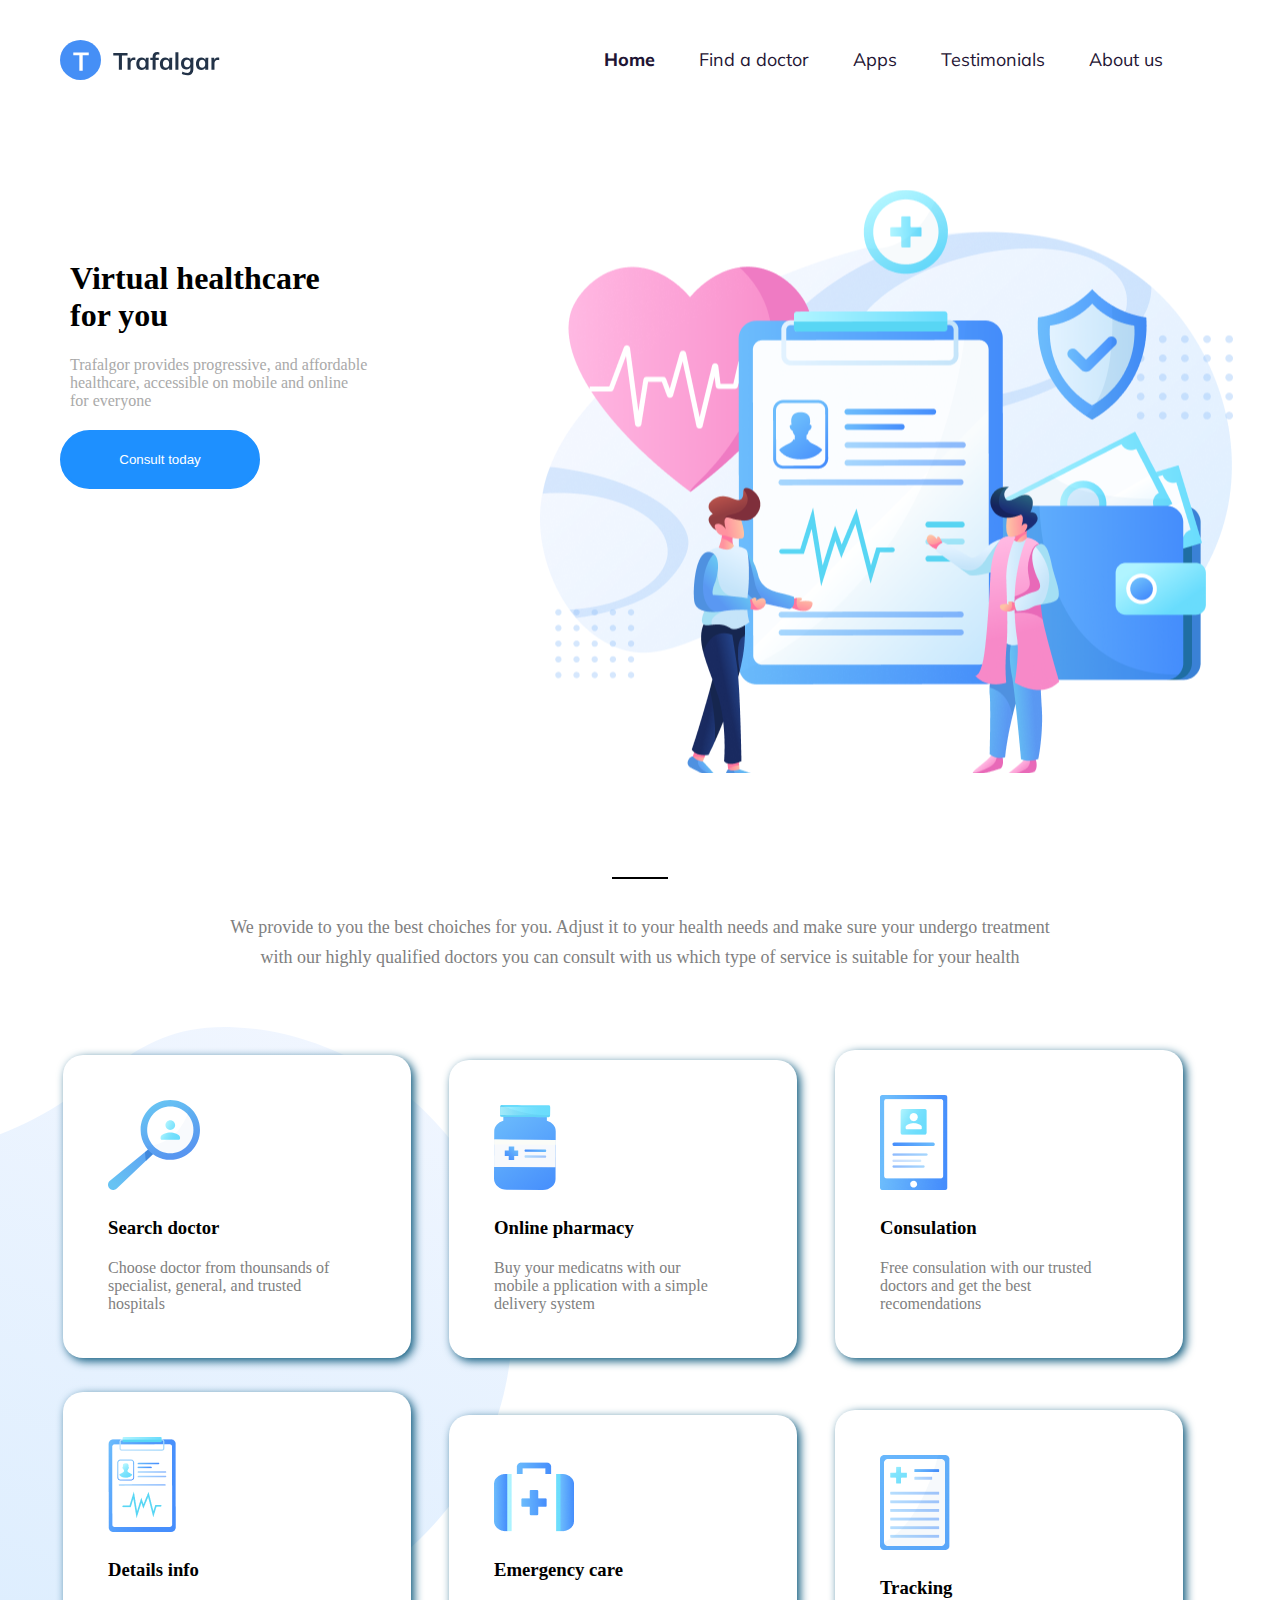
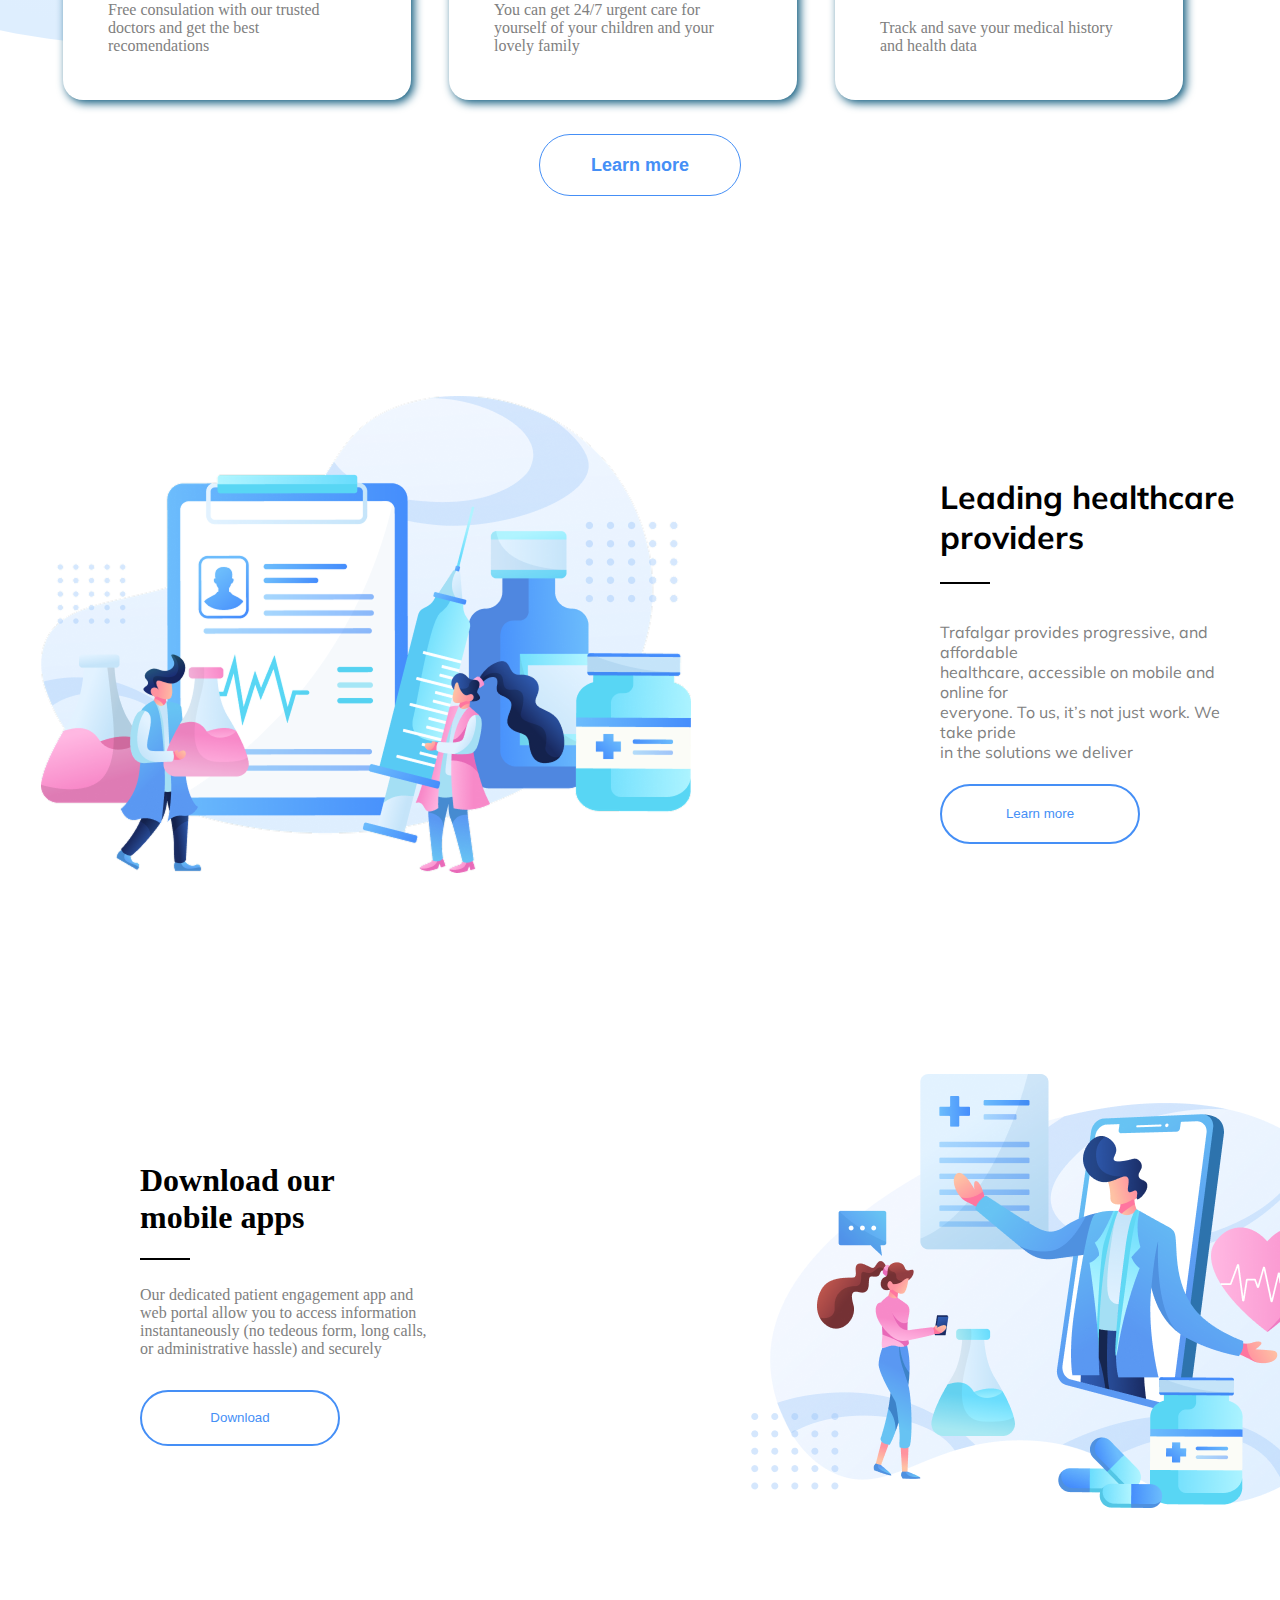
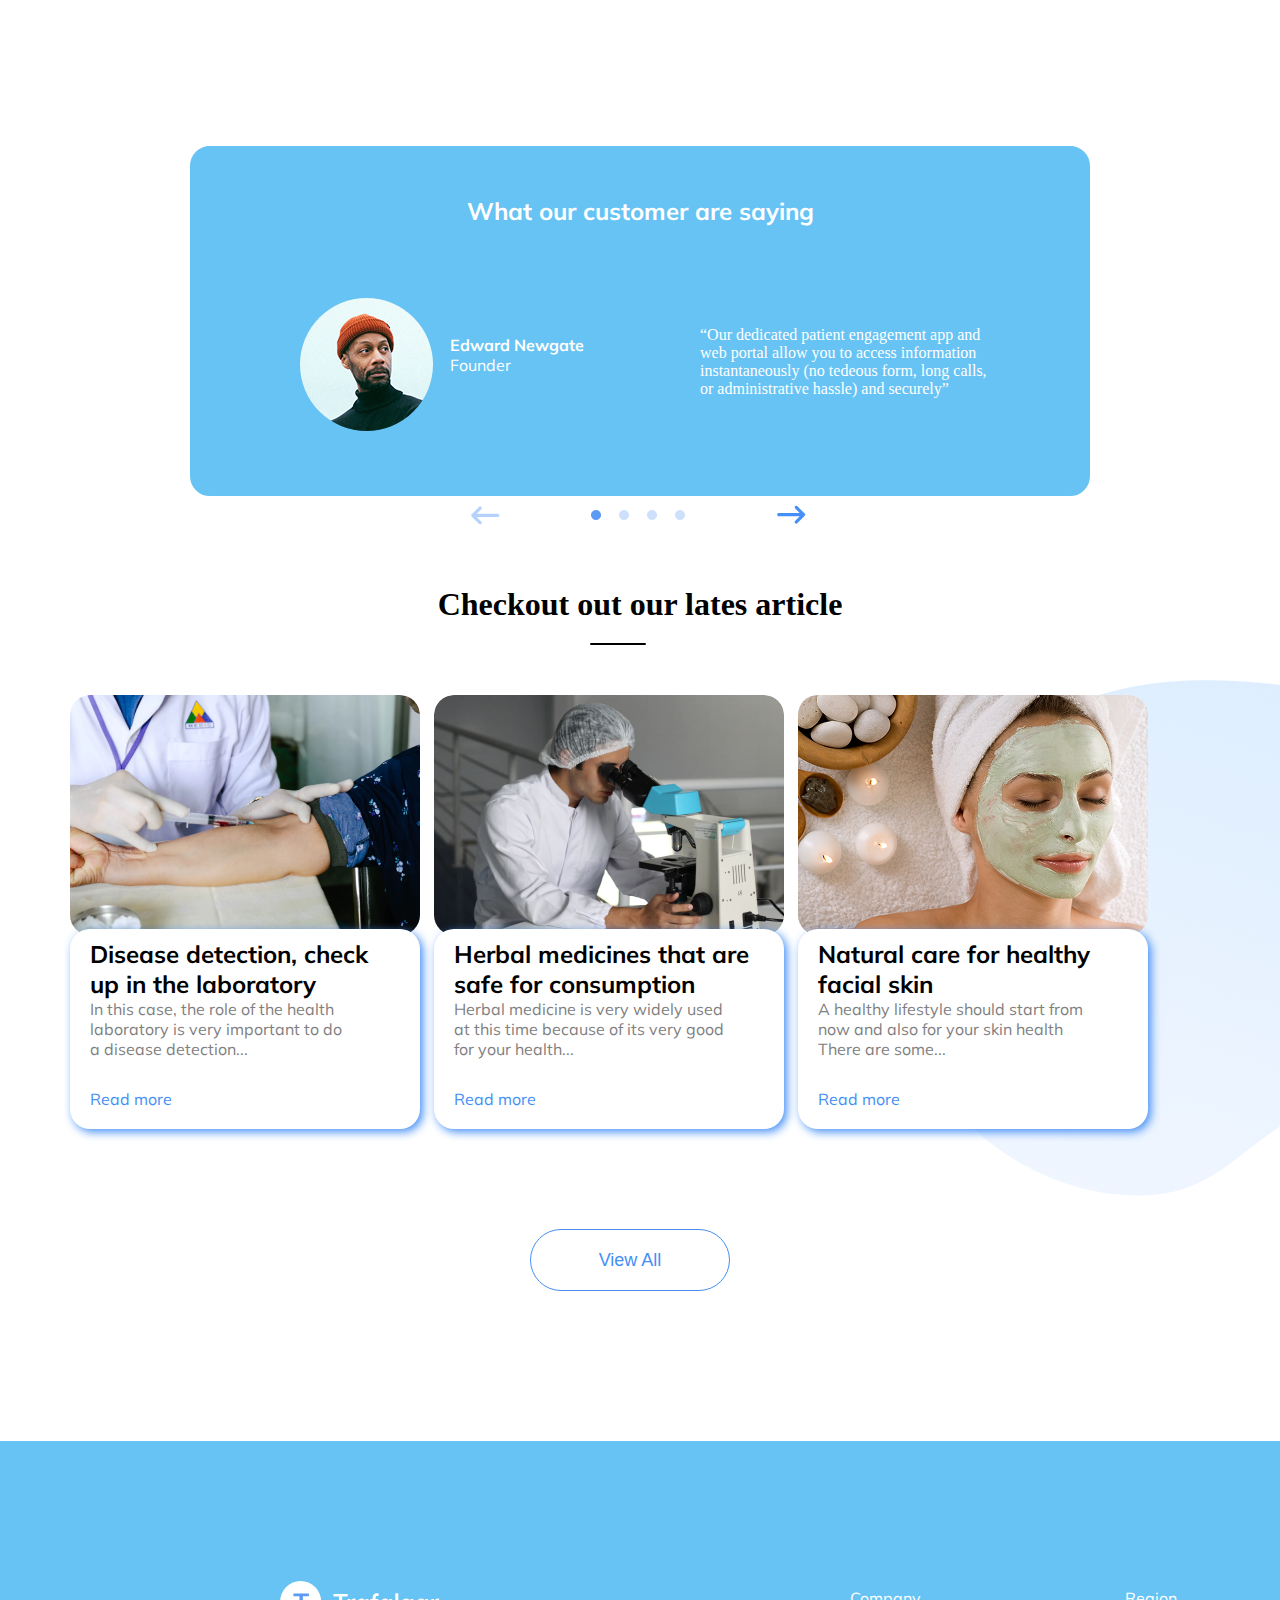
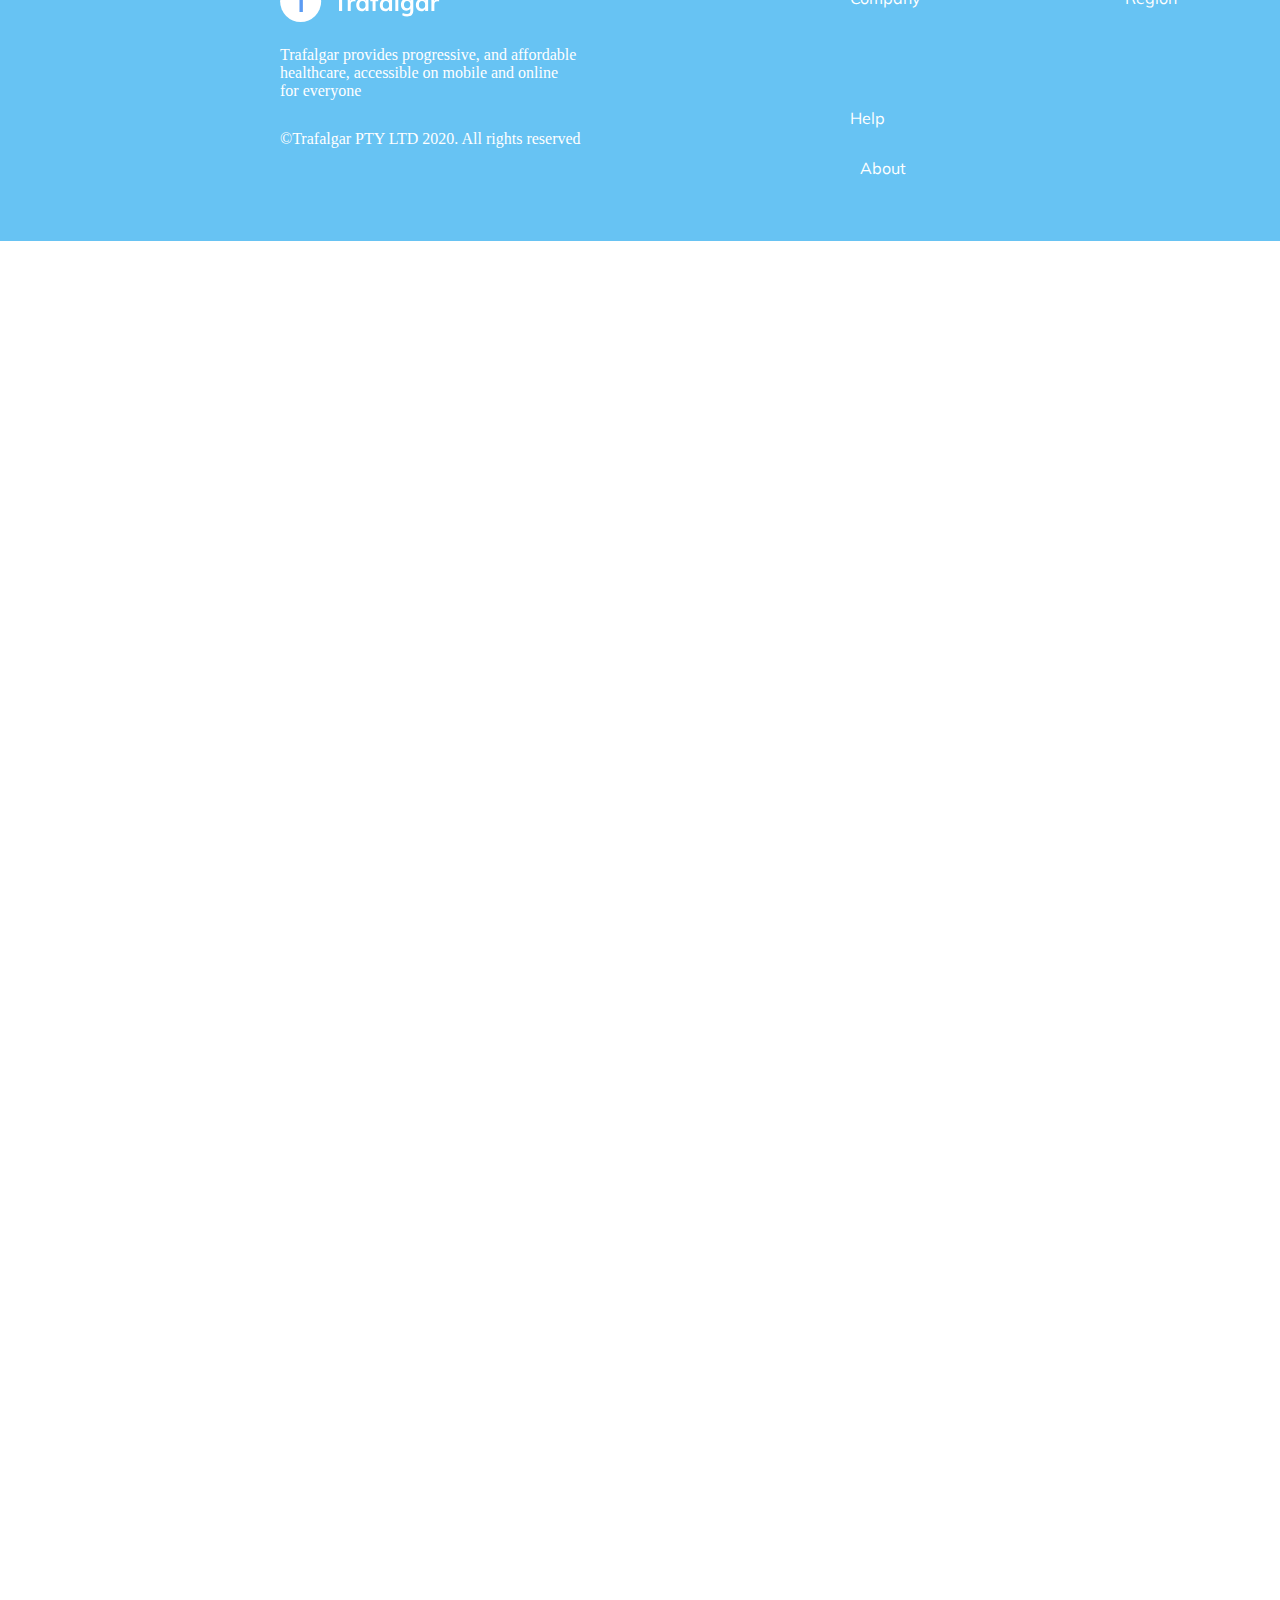
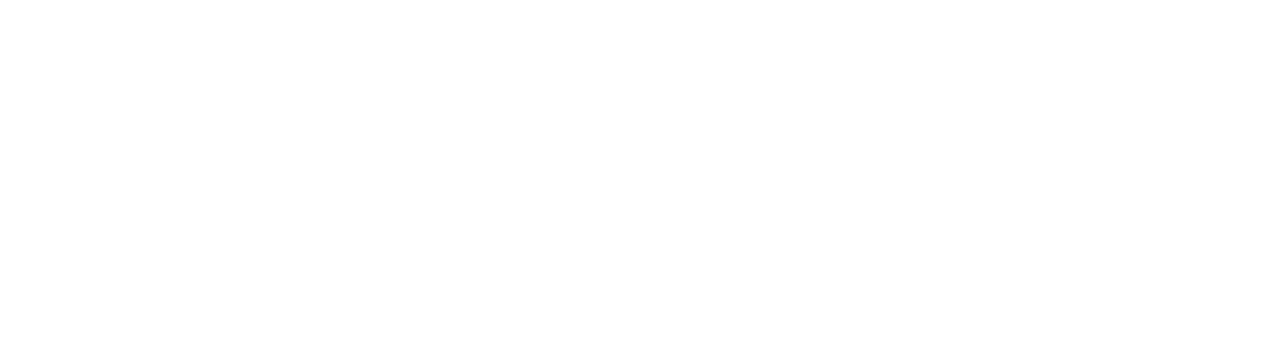
<file: index.html>
<!DOCTYPE html>
<html lang="en">
<head>
    <meta charset="UTF-8">
    <meta name="viewport" content="width=device-width, initial-scale=1.0">
    <link rel="stylesheet" href="style.css">
    <link rel="preconnect" href="https://fonts.googleapis.com">
    <link rel="preconnect" href="https://fonts.gstatic.com" crossorigin>
    <link href="https://fonts.googleapis.com/css2?family=Montserrat:wght@100..900&family=Mulish:ital,wght@0,200..1000;1,200..1000&display=swap" rel="stylesheet">
    <title>Website</title>
</head>
<body>
    
    <header class="header">
        <div class="container">
            <div class="header__wrapper">
                <img src="images/logo (1).svg" alt="photo" class="header__logo">

                <nav>
                    <ul class="header_menu">
                        <li class="header_item">
                            <a href="#" class="header_link header_link_activate">Home</a>
                        </li>
                        <li class="header_item">
                            <a href="#" class="header_link">Find a doctor</a>
                        </li>
                        <li class="header_item">
                            <a href="#" class="header_link">Apps</a>
                        </li>
                        <li class="header_item">
                            <a href="#" class="header_link">Testimonials</a>
                        </li>
                        <li class="header_item">
                            <a href="#" class="header_link">About us</a>
                        </li>
                    </ul>
                </nav>
            </div>
        </div>
    </header>


<main>

    <!-- first section-->
    <section class="text-global">
        <div class="text">
            <h1 class="text_1">Virtual healthcare <br>
            for you</h1>
            <p class="text_2">Trafalgor provides progressive, and affordable <br>
                healthcare, accessible on mobile and online <br>
            for everyone</p>
            <button type="submit" class="consult">Consult today
            <a href="http://127.0.0.1:8000/"></a>
            </button>
            <img class="img" src="images/illustration.png" alt="image">
        </div>
    </section>



    <section class="doctor">
        <div class="container">
            <div class="doctor_wrapper">
                <div class="doctor-line"></div>
                <p class="doctor-title">
                    We provide to you the best choiches for you. Adjust it to your health needs and make sure your undergo  treatment <br>
                    with our highly qualified doctors you can consult with us which type of service is suitable for your health
                </p>

                <ul class="doctor_services">
                    <li class="doctor_service">
                        <img class="service-img" src="images/Frame.svg" alt="doctor search">
                        <h3 class="doctor-description">Search doctor</h3>
                        <p class="doctor-des-p">
                            Choose doctor from thounsands of <br>
                            specialist, general, and trusted <br>
                            hospitals
                        </p>
                    </li>

                    <li class="doctor_service">
                        <img class="service-img" src="images/Frame (1).svg" alt="online pharmacy">
                        <h3 class="doctor-description">Online pharmacy</h3>
                        <p class="doctor-des-p">
                            Buy your medicatns with our <br>
                            mobile a pplication with a simple <br>
                            delivery system
                        </p>
                    </li>

                    <li class="doctor_service">
                        <img class="service-img" src="images/Frame.png" alt="consulation">
                        <h3 class="doctor-description">Consulation</h3>
                        <p class="doctor-des-p">
                            Free consulation with our trusted <br>
                            doctors and get the best <br>
                            recomendations
                        </p>
                    </li>

                    <li class="doctor_service">
                        <img class="service-img" src="images/Frame (1).png" alt="details info">
                        <h3 class="doctor-description">Details info</h3>
                        <p class="doctor-des-p">
                            Free consulation with our trusted <br>
                            doctors and get the best <br>
                            recomendations
                        </p>
                    </li>

                    <li class="doctor_service">
                        <img class="service-img" src="images/Frame (2).png" alt="Emergency care">
                        <h3 class="doctor-description">Emergency care</h3>
                        <p class="doctor-des-p">
                            You can get 24/7 urgent care for <br>
                            yourself of your children and your<br>
                            lovely family
                        </p>
                    </li>

                    <li class="doctor_service">
                        <img class="service-img" src="images/Frame (3).png" alt="tracking">
                        <h3 class="doctor-description">Tracking</h3>
                        <p class="doctor-des-p">
                            Track and save your medical history <br>
                            and health data
                        </p>
                    </li>
                </ul>
                <button class="doctor-btn">Learn more</button>
            </div>
        </div>
    </section>


    <!-- <section>
        <div class="item">
            <div class="menu">
                <img class="item-img" src="images/trafalgar-illustration sec02 1.png" alt="illustration">
                <h1 class="item-title">
                    Leading healthcare <br>
                    providers</h1>
                <p class="item-title-p">
                    Trafalgar provides progressive, and affordable <br>
                    healthcare, accessible on mobile and online for <br>
                    everyone. To us, it’s not just work. We take pride <br>
                    in the solutions we deliver
                </p>
            </div>
        </div>
    </section> -->






    <!-- <section>
        <div class="item">
            <img class="item-img" src="images/trafalgar-illustration sec02 1.png" alt="photo">
            <h1 class="item-text">Leading healthcare <br>
            provides</h1>
            <p class="item-p">Trafalgar provides progressive, and affordable <br>
                healthcare, accessible on mobile and online for <br>
                everyone. To us, it’s not just work. We take pride <br>
                in the solutions we deliver</p>
                <button class="item-btn">Learn more</button>
        </div> -->
        <!-- <div class="item-2">
            <img class="item-img2" src="images/trafalgar-illustration sec03 1.png" alt="image">
            <h1 class="item-text2">Download our <br>
            mobile apps</h1>
            <p class="item-p2">Our dedicated patient engagement app and <br> 
            web portal allow you to access information <br>
            instantaneously (no tedeous form, long calls, <br>  
            or administrative hassle) and securely</p>
            <button class="item-btn2">Download</button>
        </div>
    </section> -->



    <!-- <section>
        <div class="border">
            <h2 class="border-text">What our customer are saying</h2>
            <p class="border-p">“Our dedicated patient engagement app and <br>
            web portal allow you to access information <br>
            instantaneously (no tedeous form, long calls, <br>
            or administrative hassle) and securely”</p>
            <img class="border-img" src="images/image 1.png" alt="photo">
            <h4 class="border-h4">Edward Newgate</h4>
            <p class="border-found">Founder</p>
        </div>
    </section> -->



    <section>
        <div class="image">
            <div class="item-menu">
                <img class="item-menus" src="images/trafalgar-illustration sec02 1.png" alt="photos">
                <h1 class="item-title">
                    Leading healthcare <br>
                    providers
                </h1>
                <p class="item-discraption-p">
                    Trafalgar provides progressive, and affordable <br>
                    healthcare, accessible on mobile and online for <br>
                    everyone. To us, it’s not just work. We take pride <br>
                    in the solutions we deliver
                </p>
                <p class="item-hell"></p>
                <button class="item-btn">Learn more</button>
            </div>
            <div class="item-menu2">
                <img class="item-menus2" src="images/trafalgar-illustration sec03 1.png" alt="image">
                <h1 class="item-title2">
                    Download our <br>
                    mobile apps
                </h1>
                <p class="item-discraption-p2">
                    Our dedicated patient engagement app and <br>
                    web portal allow you to access information <br>
                    instantaneously (no tedeous form,
                     long calls, <br>
                    or administrative hassle) and securely
                </p>
                <p class="item-hell2"></p>
                <button class="item-btn2">Download</button>
            </div>
        </div>
    </section>


    <section>
        <div class="border">
            <h2 class="border-text">What our customer are saying</h2>
            <p class="border-p">
                “Our dedicated patient engagement app and <br>
                web portal allow you to access information <br>
                instantaneously (no tedeous form, long calls, <br>
                or administrative hassle) and securely”
            </p>
            <img class="border-box" src="images/image 1.png" alt="photo">
            <h4 class="border-h4">Edward Newgate</h4>
            <p class="border-found">Founder</p>
            <img class="border-img" src="images/arrow nav.png" alt="photo">
        </div>
    </section>


    <section class="med">
        <div class="container">
            <div class="med_wrapper">
                <div class="med-line"></div>
                <h1 class="med-titles">Checkout out our lates article</h1>
                <p class="med-colum"></p>

                <ul class="med-services">
                    <img class="med-img" src="images/Mask Group.png" alt="photo">
                    <img class="med-img" src="images/Mask Group (1).png" alt="photo">
                    <img class="med-img" src="images/image 3.png" alt="photo">
                    <li class="med-service">
                        <h2 class="med-title">
                            Disease detection, check <br>
                            up in the laboratory
                        </h2>
                        <p class="med-dis-p">
                            In this case, the role of the health <br>
                            laboratory is very important to do <br>
                            a disease detection... <br>
                        </p>
                        <a class="med-btn" href="">Read more</a>
                    </li>

                    <li class="med-service">
                        <h2 class="med-title">
                            Herbal medicines that are <br>
                            safe for consumption
                        </h2>
                        <p class="med-dis-p">
                            Herbal medicine is very widely used <br>
                            at this time because of its very good <br>
                            for your health... <br>
                        </p>
                        <a class="med-btn" href="">Read more</a>
                    </li>

                    <li class="med-service">
                        <h2 class="med-title">
                            Natural care for healthy <br>
                            facial skin
                        </h2>
                        <p class="med-dis-p">
                            A healthy lifestyle should start from <br>
                            now and also for your skin health <br>
                            There are some...
                        </p>
                        <a class="med-btn" href="">Read more</a>
                    </li>
                </ul>

                <button class="btn">View All</button>
            </div>
        </div>
    </section>
</main>   


<footer>
    <div class="footer">
        <img class="footer-img" src="images/Group 7.svg" alt="photo">
        <p class="footer-p">
            Trafalgar provides progressive, and affordable <br>
            healthcare, accessible on mobile and online <br>
            for everyone
        </p>
        <p class="footer-p2">
            ©Trafalgar PTY LTD 2020. All rights reserved
        </p>

        <ul class="footer-ul">
            <li class="footer-li">
                <p class="footer-dis">Company</p>
            </li>
            <li class="footer-li">
                <p class="footer-dis">Region</p>
            </li>
            <li class="footer-li">
                <p class="footer-dis">Help</p>
            </li>
        </ul>

        <ul class="footer-ul2">
            <li class="footer-li2">
                <p class="footer-dis2">About</p>
            </li>
            <li class="footer-li2">
                <p class="footer-dis2">Indonesia</p>
            </li>
            <li class="footer-li2">
                <p class="footer-dis2">Help center</p>
            </li>
        </ul>

        <ul class="footer-ul3">
            <li class="footer-li3">
                <p class="footer-dis3">Testimonials</p>
            </li>
            <li class="footer-li3">
                <p class="footer-dis3">Singapore</p>
            </li>
            <li class="footer-li3">
                <p class="footer-dis3">Contact support</p>
            </li>
        </ul>

        <ul class="footer-ul4">
            <li class="footer-li4">
                <p class="footer-dis4">Find a doctor</p>
            </li>
            <li class="footer-li4">
                <p class="footer-dis4">HongKong</p>
            </li>
            <li class="footer-li4">
                <p class="footer-dis4">Instructions</p>
            </li>
        </ul>

        <ul class="footer-ul5">
            <li class="footer-li5">
                <p class="footer-dis5">Apps</p>
            </li>

            <li class="footer-li5">
                <p class="footer-dis5">Canada</p>
            </li>

            <li class="footer-li5">
                <p class="footer-dis5">How it works</p>
            </li>
        </ul>
    </div>
</footer>


</body>
</html>
</file>
<file: style.css>
* {
    margin: 0;
    padding: 0;
    box-sizing: border-box;
    list-style: none;
}

.container {
    max-width: 1200px;
    margin: 0 auto; 
    padding: 0 20px;
}

.footer {
    max-width: 2000px;
    margin: 0 auto;
}

.item-menu {
    max-width: 1200px;
    margin: 0 auto  ;
}

.item-menu2 {
    max-width: 1200px;
    margin: 0 auto;
}

.border {
    max-width: 1200px;
    margin: 0 auto;
}

.item {
    max-width: 1200px;
    margin: 0 auto;
}

.item-2 {
    max-width: 1200px;
    margin: 0 auto;
}


.text-global {
    max-width: 1200px;
    margin: 0 auto;
}

.figure-2 {
    max-width: 1200px;
    margin: 0 auto;
}


.header {
    padding: 40px 0;
}


.header__wrapper {
    display: block;
}


.header_link {
    color: #1f1534;
    font-size: 18px;
    font-weight: 400px;
    line-height: 100%;
    letter-spacing: 0%;
    font-family: 'mulish', sans-serif;
}


a {
    text-decoration: none;
}

.header_item {
    display: inline-block;
    margin-right: 40px;
}

nav {
    display: inline-block;
    vertical-align: middle;
    margin-left: 380px;
}

.header_menu {
    display: inline-block;
}

.header__logo {
    vertical-align: middle;
}


.header_link_activate {
    color: #1f1534;
    font-weight: 750;
}


.text_1 {
    margin-top: 140px;
    margin-left: 30px;
    vertical-align: middle;
}


.text_2 {
    color: darkgray;
    margin-top: 22px;
    margin-left: 30px;
    vertical-align: middle;
}

.consult {
    color: white;
    background-color: dodgerblue;
    border-radius: 55px;
    border: solid dodgerblue;
    padding: 10px;
    margin-top: 20px;
    margin-left: 20px;
    width: 200px;
    height: 58.5px;
    vertical-align: middle;
    display: inline-block;
    cursor: pointer;
}

.consult:hover {
    background-color: white;
    color:#458ff6;
    transition: 0.5s;
}


.img {
    margin-left: 500px;
    margin-top: -300px;
}

.text_3 {
    color: darkgray;
    margin-left: 230px;
    margin-top: 150px;
}   


.border {
    width: 900px;
    margin-top: 300px;
    height: 350px;
    border: 10px solid #67C3F3;
    border-radius: 20px 20px;
    background-color: #67C3F3;
}


.border-box {
    margin-top: -100px;
    margin-left: 100px;
    border-radius: 100px;
}



.border-text {
    color: white;
    text-align: center;
    font-family: 'mulish', sans-serif;
    margin-top: 40px;
}

.border-p {
    color: white;
    margin-left: 500px;
    margin-top: 100px;

}


.border-img {
    border-radius: 100px;
    margin-top: -100px;
    margin-left: 100px;
}

.border-h4 {
    color: white;
    font-family: 'mulish', sans-serif;
    margin-left: 250px;
    margin-top: -100px;
}


.border-found {
    color: white;
    font-family: 'mulish', sans-serif;
    margin-left: 250px;
}


.border-img {
    margin-top: 130px;
    margin-left: 270px;
}



/* doctor-section */



.doctor {
    padding: 100px 0;
    background-color: white;
    background-image: url(images/Vector.svg), url(images/element.png);
    background-repeat: no-repeat;
    background-position: calc(50% - 600px), calc(50%  - 700px), calc(50% - 500px), calc(50% + 200px);
    /* background-position: left center, 80% 54%; */
}



.doctor-line {
    height: 2px;
    background-color: black;
    width: 56px;
    margin: 0 auto 33px auto;
}


.doctor-title {
    text-align: center;
    color: grey;
    font-size: 18px;
    font-weight: 300px;
    line-height: 30px;
}


.doctor_services {
    text-align: center;
    margin-top: 78px;
}


.doctor-des-p {
    color: grey;
}


.doctor_service {
    text-align: left;
    display: inline-block;
    width: 30%;
    background-color: white;
    border-radius: 20px;
    margin-right: 34px;
    margin-bottom: 34px;
    padding: 45px;
    box-shadow: 3px 3px 10px rgb(9, 87, 123);
}


.doctor-description {
    margin: 23px 0 20px;
}


.doctor-btn {
    padding: 0 51px;
    background-color: white;
    border: 1.4px solid #458ff6;
    border-radius: 55px;
    cursor: pointer;
    font-size: 18px;
    font-weight: 700;
    line-height: 60px;
    color: #458ff6;
    display: block;
    margin: 0 auto;
}

.doctor-btn:hover {
    background-color: #458ff6;
    color: white;
    transition: 0.5s;
}


/* section 3 */


.item-menus {
    margin-top: 100px;
    margin-left: 1px;
}


.item-title {
    margin-top: -400px;
    margin-left: 900px;
    font-family: 'mulish', sans-serif;
}

.item-discraption-p {
    margin-top:  65px;
    margin-left: 900px;
    font-family: 'mulish', sans-serif;
    color: grey;
}

.item-hell {
    height: 2px;
    background-color: black;
    width: 50px;
    margin-left: 900px;
    margin-top: -180px;
}


.item-btn {
    margin-top: 200px;
    margin-left: 900px;
    border: 2px solid #458ff6;
    color: #458ff6;
    border-radius: 55px;
    padding: 10px;
    width: 200px;
    height: 60px;
    cursor: pointer;
    background-color: white;
}


.item-btn:hover {
    color: white;
    background-color: #458ff6;
    transition: 0.5s;
}



/* section 4 */


.item-menus2 {
    margin-top: 230px;
    margin-left: 700px;
}


.item-title2 {
    margin-top: -350px;
    margin-left: 100px;
}

.item-discraption-p2 {
    color: grey;
    margin-top: 50px;
    margin-left: 100px;
}


.item-hell2 {
    height: 2px;
    background-color: black;
    width: 50px;
    margin-left: 100px;
    margin-top: -100px;
}

.item-btn2 {
    margin-top: 130px;
    margin-left: 100px;
    border: 2px solid #458ff6;
    border-radius: 55px;
    padding: 10px;
    width: 200px;
    height: 56px;
    cursor: pointer;
    color: #458ff6;
    background-color: white;
}

.item-btn2:hover {
    background-color: #458ff6;
    color: white;
    transition: 0.5s;
}



/* section 5 */


.med-titles {
    text-align: center;
}



.med-line {
    margin-top: 90px;
}

.med-colum {
    height: 2px;
    background-color: black;
    width: 56px;
    border-radius: 5px;
    margin-left: 530px;
    margin-top: 20px;
}

.med {
    background-image: url(images/Vector\ \(1\).png), url(images/element\ \(1\).png);
    background-repeat: no-repeat;
    background-position: calc(50% + 650px), calc(18% - 1px), calc(10% + 500px), calc(10% - 500px);
}


.med-services {
    margin-top: 50px;
}

.med-service {
    display: inline-block;
    padding: 10px;
}

.med-title {
    margin-left: 10px;
    font-family: "mulish", sans-serif;
}

.med-dis-p {
    margin-left: 10px;
    color: grey;
    font-family: "mulish", sans-serif;
}

.med-img {
    border-radius: 20px;
}

.med-img {
    margin-left: 10px;
}

.med-service {
    background-color: white;
    box-shadow: 3px 3px 10px #458ff6;
    margin-left: 10px;
    width: 350px;
    height: 200px;
    margin-top: -10px;
    border-radius: 20px;
}


.med-btn {
    margin-left: 10px;
    margin-top: 30px;
    display: inline-block;
    color: #458ff6;
    font-family: "mulish", sans-serif;
}


.btn {
    margin-top: 100px;
    margin-left: 470px;
    padding: 0 51px;
    width: 200px;
    background-color: white;
    border: 1.4px solid #458ff6;
    font-size: 18px;
    font-weight: 700px;
    line-height: 60px;
    border-radius: 55px;
    cursor: pointer;
    color: #458ff6;
}

.btn:hover {
    background-color:#458ff6;
    color: white;
    transition: 0.5s;
}


/* footer  */



.footer {
    margin-top: 150px;
    background-color: #67C3F3;
    height: 400px;
}

.footer-img {
    margin-left: 280px;
    margin-top: 140px;
}


.footer-p {
    color: white;
    margin-left: 280px;
    margin-top: 20px;
}

.footer-p2 {
    color: white;
    margin-left: 280px;
    margin-top: 30px;
}


.footer-li {
    display: inline-block;
    padding: 100px;
    color: white;
    font-family: "mulish", sans-serif;
    margin-top: -100px;
}


.footer-ul {
    margin-left: 750px;
    margin-top: -160px;
}

.footer-li2 {
    display: inline-block;
    padding: 100px;
    color: white;
    font-family: "mulish", sans-serif;
}

.footer-ul2 {
    margin-left: 760px;
    margin-top: -170px;
}

.footer-li3 {
    display: inline-block;
    padding: 100px;
    color: white;
    font-family: "mulish", sans-serif;
}

.footer-ul3 {
    margin-top: -170px;
    margin-left: 720px;
}


.footer-li4 {
    display: inline-block;
    padding: 100px;
    color: white;
    font-family: "mulish", sans-serif;
}

.footer-ul4 {
    margin-top: -180px;
    margin-left: 750px;
}


.footer-li5 {
    display: inline-block;
    padding: 100px;
    color: white;
    font-family: "mulish", sans-serif;
}

.footer-ul5 {
    margin-top: -180px;
    margin-left: 770px;
}
</file>
